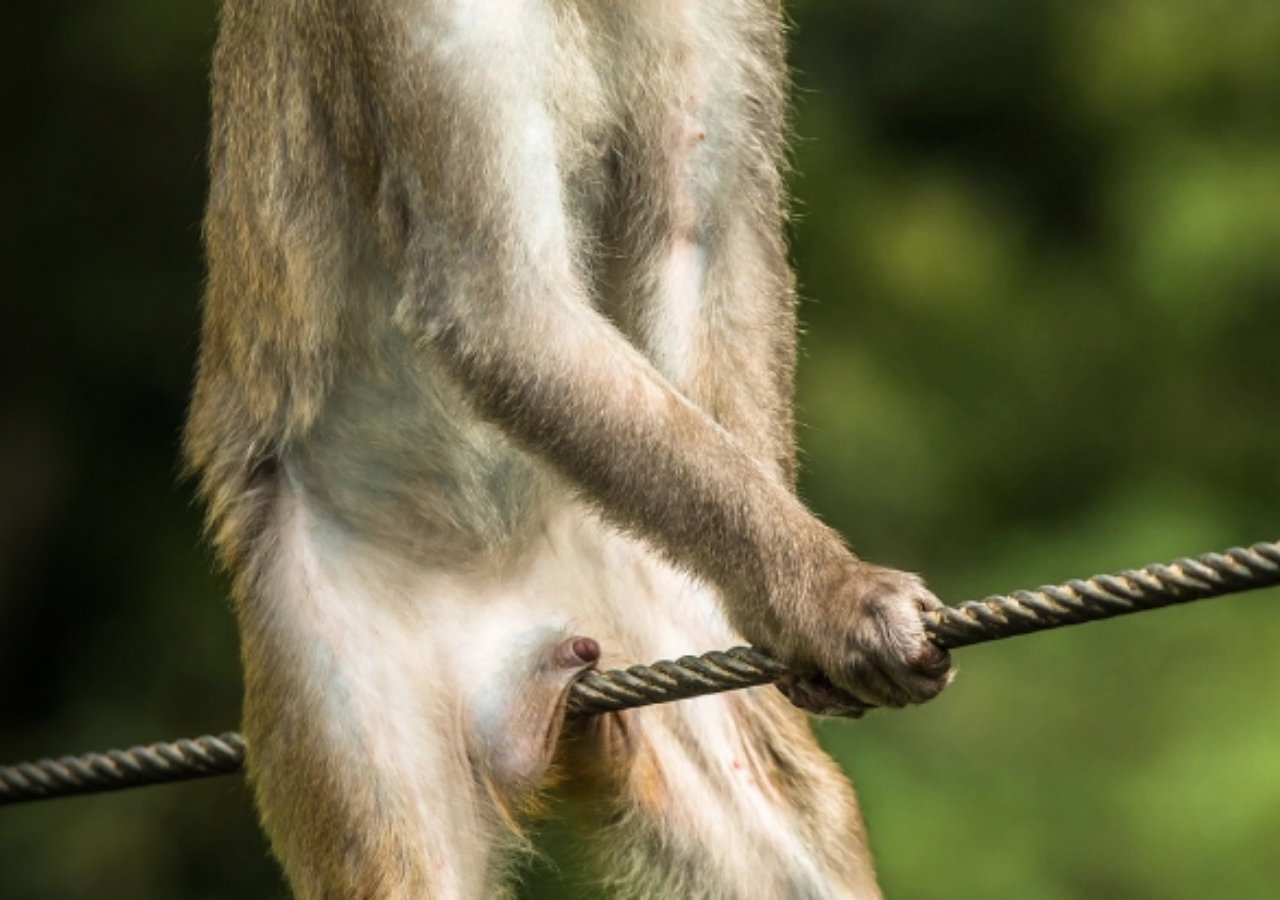
<file: Nova pasta/index.html>
<!DOCTYPE html>
<html>
  <head>
    <title>Site Otavio Gay</title>
    <link rel="stylesheet" type="text/css" href="style.css">
    <script src="js.js" type="text/javascript"></script>
  </head>
  <body>
    <main>
      <section class="container-slider">
        <div id="prev-button"></div>
        <div class="container-images">
          <img src="./img/img1.jpg" alt="pick" class="slider on">
          <img src="./img/img2.png" alt="pick" class="slider">
          <img src="./img/img3.jpg" alt="pick" class="slider">
          <img src="./img/img4.jpg" alt="pick" class="slider">
        </div>
        <div id="next-button"></div>
      </section>
    </main>

  </body>
</html>
</file>
<file: Nova pasta/style.css>
*{
    padding: 0;
    margin: 0;
}

.container-slider {
    user-select: none;
    display: flex;
    width: 100%;
    height: 100vh;
    align-items: center;
    justify-content: center;
  }
  
.container-images {
    position: relative;
    display: flex;
    align-items: flex-start;
    justify-content: center;
    width: 100%;
    height: 100%;
}
  
.slider {
    opacity: 0;
    transition: opacity .2s;
    position: absolute;
    width: 100%;
    height: 100%;
    object-fit: cover;
}
  
.on {
    opacity: 1;
}
  
#prev-button, #next-button {
    z-index:10;
    height: 100vh;
    position: absolute;
    width: 20vw;
    border: none;
    background-color: transparent;
    cursor: pointer;
    background: linear-gradient(to right, transparent,#000000);
    opacity: 0;
    transition: opacity 0.5s ease-in-out;

}

#prev-button:hover, #next-button:hover {
    opacity: .5;
}

#prev-button {
    left:0;
    transform: rotate(180deg);
}

#next-button {
    right: 0;
}
</file>
